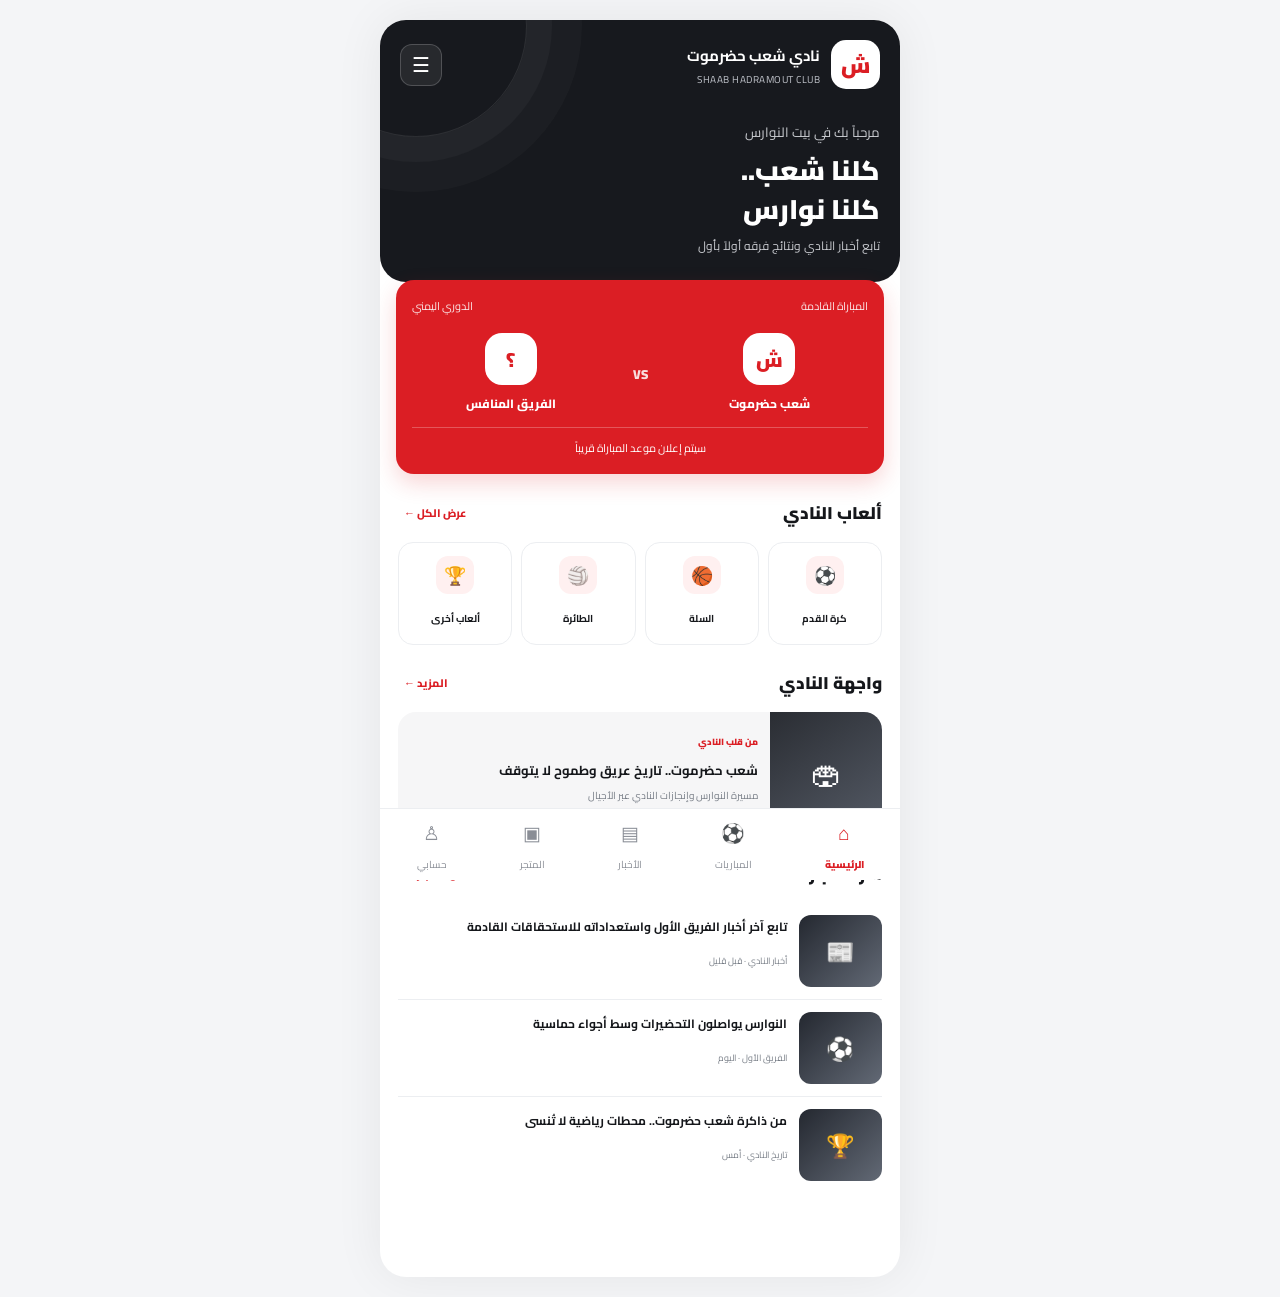
<file: design-preview-2/index.html>
<!doctype html>
<html lang="ar" dir="rtl">
<head>
<meta charset="utf-8"><meta name="viewport" content="width=device-width,initial-scale=1">
<title>نادي شعب حضرموت | معاينة التصميم 2</title>
<link href="https://fonts.googleapis.com/css2?family=Cairo:wght@400;500;600;700;800;900&display=swap" rel="stylesheet">
<style>
:root{--red:#db1e24;--ink:#15171b;--muted:#777d86;--line:#eceef1;--bg:#f4f5f7}
*{box-sizing:border-box}body{margin:0;background:var(--bg);font-family:Cairo,Arial,sans-serif;color:var(--ink)}button{font:inherit;cursor:pointer}.phone{max-width:520px;margin:auto;min-height:100vh;background:#fff;box-shadow:0 0 50px #1111;position:relative;padding-bottom:84px}
.top{background:#17191e;color:white;padding:20px 20px 25px;border-radius:0 0 26px 26px;position:relative;overflow:hidden}.top:after{content:"";position:absolute;width:220px;height:220px;border:1px solid #ffffff18;border-radius:50%;left:-75px;top:-105px;box-shadow:0 0 0 25px #ffffff08,0 0 0 55px #ffffff06}
.bar{display:flex;align-items:center;justify-content:space-between;position:relative;z-index:1}.brand{display:flex;gap:11px;align-items:center}.crest{width:49px;height:49px;border-radius:15px;background:#fff;display:grid;place-items:center;color:var(--red);font-weight:900;font-size:22px;border:2px solid #ffffff55}.brand small{display:block;color:#bfc2c9;font-size:10px;letter-spacing:.5px}.brand b{font-size:15px}.menu{border:1px solid #ffffff30;color:#fff;background:#ffffff12;border-radius:12px;width:42px;height:42px;font-size:20px}
.welcome{margin-top:27px;position:relative;z-index:1}.welcome small{color:#c9cbd0}.welcome h1{font-size:27px;line-height:1.45;margin:5px 0;font-weight:900}.welcome p{font-size:12px;color:#c9cbd0;margin:0}
.match{margin:-1px 16px 0;transform:translateY(-1px);background:var(--red);color:white;border-radius:18px;padding:16px;box-shadow:0 9px 22px #db1e2430}.matchhead{display:flex;justify-content:space-between;font-size:11px;opacity:.9}.teams{display:flex;align-items:center;justify-content:space-around;text-align:center;margin:17px 0 12px}.team{width:33%;font-size:12px;font-weight:800}.badge{width:52px;height:52px;background:#fff;color:var(--red);border-radius:17px;display:grid;place-items:center;font-size:20px;font-weight:900;margin:0 auto 7px}.vs{font-size:13px;font-weight:900;opacity:.85}.matchfoot{text-align:center;border-top:1px solid #ffffff40;padding-top:10px;font-size:11px}
.section{padding:22px 18px 0}.heading{display:flex;align-items:center;justify-content:space-between;margin-bottom:13px}.heading h2{font-size:17px;margin:0;font-weight:900}.more{color:var(--red);font-size:11px;font-weight:800;border:0;background:none}
.sports{display:grid;grid-template-columns:repeat(4,1fr);gap:9px}.sport{border:1px solid var(--line);border-radius:15px;padding:13px 5px;text-align:center;background:#fff}.sport i{display:grid;place-items:center;width:38px;height:38px;margin:0 auto 7px;border-radius:12px;background:#fff0f0;color:var(--red);font-style:normal;font-size:18px}.sport b{font-size:10px}
.feature{background:#f6f6f7;border-radius:18px;overflow:hidden;display:grid;grid-template-columns:112px 1fr;min-height:124px}.featurepic{background:linear-gradient(145deg,#2a2d33,#555b66);display:grid;place-items:center;color:white;font-size:31px}.featuretext{padding:12px}.tag{font-size:9px;color:var(--red);font-weight:900}.featuretext h3{font-size:13px;line-height:1.7;margin:5px 0}.featuretext p{font-size:10px;color:var(--muted);margin:0}
.news{display:flex;gap:12px;padding:12px 0;border-bottom:1px solid var(--line)}.news:last-child{border:0}.thumb{width:83px;height:72px;flex-shrink:0;border-radius:12px;background:linear-gradient(135deg,#242830,#626975);display:grid;place-items:center;color:#fff;font-size:23px}.news h3{font-size:12px;line-height:1.7;margin:2px 0 5px}.news small{color:var(--muted);font-size:9px}
.bottom{position:fixed;bottom:0;left:50%;transform:translateX(-50%);width:min(520px,100%);height:72px;background:#fff;border-top:1px solid var(--line);display:flex;justify-content:space-around;align-items:center;z-index:5}.nav{border:0;background:none;color:#8a8e96;font-size:10px;display:grid;gap:4px;justify-items:center}.nav span{font-size:19px}.nav.active{color:var(--red);font-weight:900}
.toast{position:fixed;bottom:88px;left:50%;transform:translateX(-50%);background:#17191e;color:#fff;padding:10px 16px;border-radius:12px;font-size:12px;opacity:0;pointer-events:none;transition:.2s;z-index:9}.toast.show{opacity:1}
@media(min-width:600px){body{padding:20px 0}.phone{border-radius:26px;overflow:hidden}.bottom{bottom:20px;border-radius:0 0 26px 26px}}
</style></head>
<body><main class="phone">
<header class="top"><div class="bar"><div class="brand"><div class="crest">ش</div><div><b>نادي شعب حضرموت</b><small>SHAAB HADRAMOUT CLUB</small></div></div><button class="menu" onclick="notify('القائمة الرئيسية')">☰</button></div>
<div class="welcome"><small>مرحباً بك في بيت النوارس</small><h1>كلنا شعب..<br>كلنا نوارس</h1><p>تابع أخبار النادي ونتائج فرقه أولاً بأول</p></div></header>
<section class="match"><div class="matchhead"><span>المباراة القادمة</span><span>الدوري اليمني</span></div><div class="teams"><div class="team"><div class="badge">ش</div>شعب حضرموت</div><div class="vs">VS</div><div class="team"><div class="badge">؟</div>الفريق المنافس</div></div><div class="matchfoot">سيتم إعلان موعد المباراة قريباً</div></section>
<section class="section"><div class="heading"><h2>ألعاب النادي</h2><button class="more" onclick="notify('عرض جميع الألعاب')">عرض الكل ←</button></div><div class="sports">
<div class="sport" onclick="notify('كرة القدم')"><i>⚽</i><b>كرة القدم</b></div><div class="sport" onclick="notify('كرة السلة')"><i>🏀</i><b>السلة</b></div><div class="sport" onclick="notify('كرة الطائرة')"><i>🏐</i><b>الطائرة</b></div><div class="sport" onclick="notify('ألعاب أخرى')"><i>🏆</i><b>ألعاب أخرى</b></div></div></section>
<section class="section"><div class="heading"><h2>واجهة النادي</h2><button class="more" onclick="notify('المزيد من أخبار النادي')">المزيد ←</button></div><div class="feature"><div class="featurepic">🏟</div><div class="featuretext"><span class="tag">من قلب النادي</span><h3>شعب حضرموت.. تاريخ عريق وطموح لا يتوقف</h3><p>مسيرة النوارس وإنجازات النادي عبر الأجيال</p></div></div></section>
<section class="section"><div class="heading"><h2>آخر الأخبار</h2><button class="more" onclick="notify('جميع الأخبار')">كل الأخبار ←</button></div>
<div class="news"><div class="thumb">📰</div><div><h3>تابع آخر أخبار الفريق الأول واستعداداته للاستحقاقات القادمة</h3><small>أخبار النادي · قبل قليل</small></div></div>
<div class="news"><div class="thumb">⚽</div><div><h3>النوارس يواصلون التحضيرات وسط أجواء حماسية</h3><small>الفريق الأول · اليوم</small></div></div>
<div class="news"><div class="thumb">🏆</div><div><h3>من ذاكرة شعب حضرموت.. محطات رياضية لا تُنسى</h3><small>تاريخ النادي · أمس</small></div></div></section>
<nav class="bottom"><button class="nav active" onclick="notify('الرئيسية')"><span>⌂</span>الرئيسية</button><button class="nav" onclick="notify('المباريات')"><span>⚽</span>المباريات</button><button class="nav" onclick="notify('الأخبار')"><span>▤</span>الأخبار</button><button class="nav" onclick="notify('المتجر')"><span>▣</span>المتجر</button><button class="nav" onclick="notify('حسابي')"><span>♙</span>حسابي</button></nav>
<div id="toast" class="toast"></div></main><script>let t;function notify(s){let e=document.getElementById('toast');e.textContent=s+' — نموذج معاينة';e.classList.add('show');clearTimeout(t);t=setTimeout(()=>e.classList.remove('show'),1800)}</script></body></html>
</file>
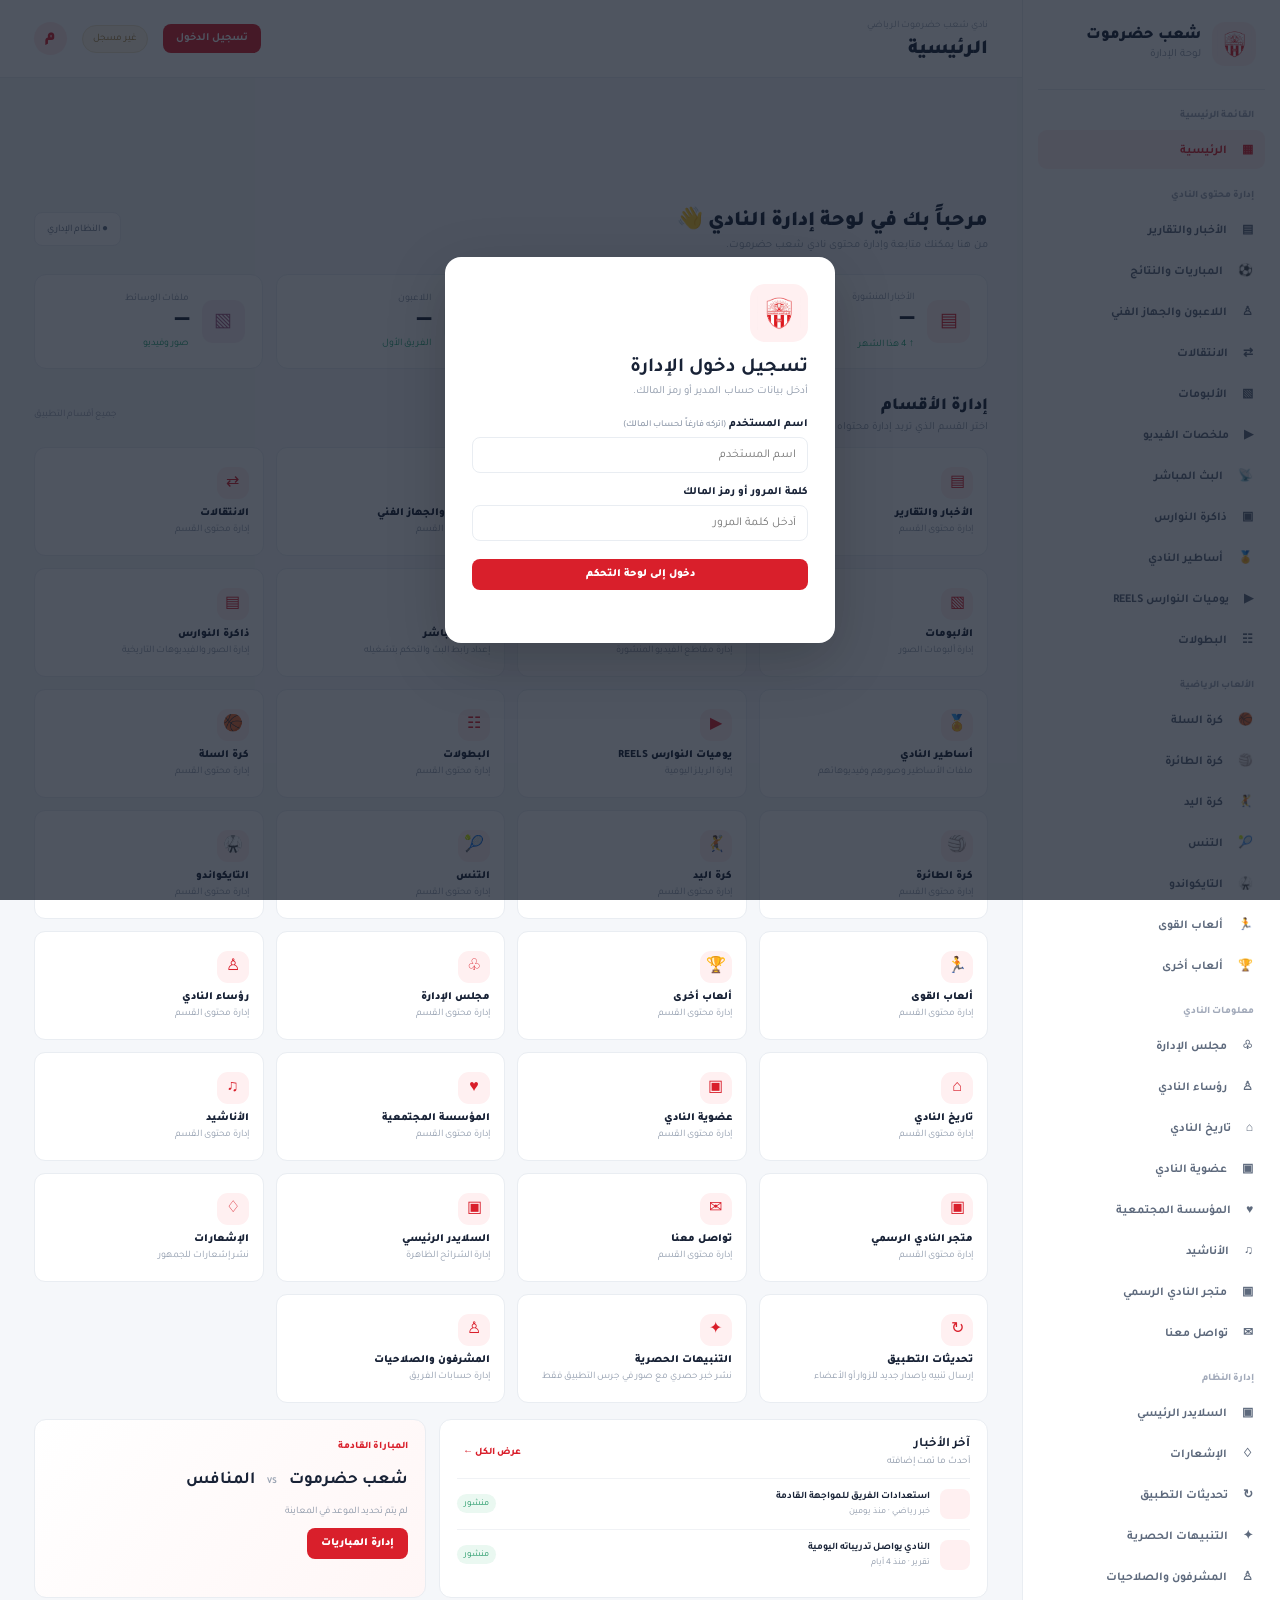
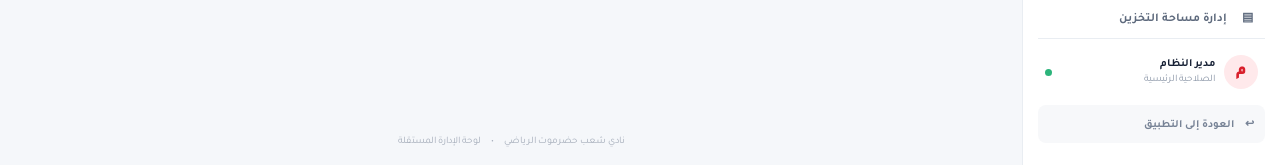
<file: app/src/main/assets/admin/index.html>
<!doctype html>
<html lang="ar" dir="rtl"><head><meta charset="utf-8"><meta name="viewport" content="width=device-width,initial-scale=1"><meta name="theme-color" content="#d91f2b"><title>لوحة إدارة نادي شعب حضرموت</title><link rel="preconnect" href="https://fonts.googleapis.com"><link href="https://fonts.googleapis.com/css2?family=Tajawal:wght@400;500;600;700;800;900&display=swap" rel="stylesheet"><link rel="stylesheet" href="admin.css"></head>
<body><div class="shell"><aside class="sidebar" id="sidebar"><div class="brand"><div class="logo"><img src="../images/logo.png" alt=""></div><div><b>شعب حضرموت</b><small>لوحة الإدارة</small></div></div><label>القائمة الرئيسية</label><button class="nav active" data-view="overview">▦　 الرئيسية</button><label>إدارة محتوى النادي</label>
<button class="nav" data-view="news">▤　 الأخبار والتقارير</button><button class="nav" data-view="matches">⚽　 المباريات والنتائج</button><button class="nav" data-view="players">♙　 اللاعبون والجهاز الفني</button><button class="nav" data-view="transfers">⇄　 الانتقالات</button><button class="nav" data-view="media">▧　 الألبومات</button><button class="nav" data-view="videoHighlights">▶　 ملخصات الفيديو</button><button class="nav" data-view="live">📡　 البث المباشر</button><button class="nav" data-view="archive">▣　 ذاكرة النوارس</button><button class="nav" data-view="legends">🏅　 أساطير النادي</button><button class="nav" data-view="reels">▶　 يوميات النوارس REELS</button><button class="nav" data-view="standings">☷　 البطولات</button>
<label>الألعاب الرياضية</label><button class="nav" data-view="basketball">🏀　 كرة السلة</button><button class="nav" data-view="volleyball">🏐　 كرة الطائرة</button><button class="nav" data-view="handball">🤾　 كرة اليد</button><button class="nav" data-view="tennis">🎾　 التنس</button><button class="nav" data-view="taekwondo">🥋　 التايكواندو</button><button class="nav" data-view="athletics">🏃　 ألعاب القوى</button><button class="nav" data-view="otherSports">🏆　 ألعاب أخرى</button>
<label>معلومات النادي</label><button class="nav" data-view="board">♧　 مجلس الإدارة</button><button class="nav" data-view="presidents">♙　 رؤساء النادي</button><button class="nav" data-view="history">⌂　 تاريخ النادي</button><button class="nav" data-view="membership">▣　 عضوية النادي</button><button class="nav" data-view="foundation">♥　 المؤسسة المجتمعية</button><button class="nav" data-view="anthem">♫　 الأناشيد</button><button class="nav" data-view="store">▣　 متجر النادي الرسمي</button><button class="nav" data-view="contact">✉　 تواصل معنا</button><label>إدارة النظام</label><button class="nav" data-view="carousel">▣　 السلايدر الرئيسي</button><button class="nav" data-view="notifications">♢　 الإشعارات</button><button class="nav" data-view="appUpdates">↻　 تحديثات التطبيق</button><button class="nav" data-view="exclusiveAlerts">✦　 التنبيهات الحصرية</button><button class="nav" data-view="admins">♙　 المشرفون والصلاحيات</button><button class="nav" data-view="storage">▤　 إدارة مساحة التخزين</button><div class="side-bottom"><div class="user"><span>م</span><div><b>مدير النظام</b><small>الصلاحية الرئيسية</small></div><i></i></div><a href="../index.html">↩　العودة إلى التطبيق</a></div></aside>
<main><header><div class="heading"><button id="menu" class="menu">☰</button><div><small>نادي شعب حضرموت الرياضي</small><h1 id="pageTitle">الرئيسية</h1></div></div><div class="head-actions"><button id="loginAction" class="login-action">تسجيل الدخول</button><span class="preview" id="userLabel">غير مسجل</span><span class="profile" id="profileInitial">م</span></div></header><div class="content">
<section id="overview" class="view active"><div class="welcome"><div><h2>مرحباً بك في لوحة إدارة النادي 👋</h2><p>من هنا يمكنك متابعة وإدارة محتوى نادي شعب حضرموت.</p></div><span>● النظام الإداري</span></div><div class="stats"><article><i>▤</i><div><small>الأخبار المنشورة</small><strong id="statNews">—</strong><em>↑ 4 هذا الشهر</em></div></article><article><i class="blue">⚽</i><div><small>المباريات</small><strong id="statMatches">—</strong><em>موسم 2026</em></div></article><article><i class="green">♙</i><div><small>اللاعبون</small><strong id="statPlayers">—</strong><em>الفريق الأول</em></div></article><article><i class="pink">▧</i><div><small>ملفات الوسائط</small><strong id="statMedia">—</strong><em>صور وفيديو</em></div></article></div><div class="section-title"><div><h3>إدارة الأقسام</h3><p>اختر القسم الذي تريد إدارة محتواه</p></div><small>جميع أقسام التطبيق</small></div><div class="quick"><button data-view="news"><i>▤</i><b>الأخبار والتقارير</b><small>إدارة محتوى القسم</small></button><button data-view="matches"><i>⚽</i><b>المباريات والنتائج</b><small>إدارة محتوى القسم</small></button><button data-view="players"><i>♙</i><b>اللاعبون والجهاز الفني</b><small>إدارة محتوى القسم</small></button><button data-view="transfers"><i>⇄</i><b>الانتقالات</b><small>إدارة محتوى القسم</small></button><button data-view="media"><i>▧</i><b>الألبومات</b><small>إدارة ألبومات الصور</small></button><button data-view="videoHighlights"><i>▶</i><b>ملخصات الفيديو</b><small>إدارة مقاطع الفيديو المنشورة</small></button><button data-view="live"><i>📡</i><b>البث المباشر</b><small>إعداد رابط البث والتحكم بتشغيله</small></button><button data-view="archive"><i>▤</i><b>ذاكرة النوارس</b><small>إدارة الصور والفيديوهات التاريخية</small></button><button data-view="legends"><i>🏅</i><b>أساطير النادي</b><small>ملفات الأساطير وصورهم وفيديوهاتهم</small></button><button data-view="reels"><i>▶</i><b>يوميات النوارس REELS</b><small>إدارة الريلز اليومية</small></button><button data-view="standings"><i>☷</i><b>البطولات</b><small>إدارة محتوى القسم</small></button><button data-view="basketball"><i>🏀</i><b>كرة السلة</b><small>إدارة محتوى القسم</small></button><button data-view="volleyball"><i>🏐</i><b>كرة الطائرة</b><small>إدارة محتوى القسم</small></button><button data-view="handball"><i>🤾</i><b>كرة اليد</b><small>إدارة محتوى القسم</small></button><button data-view="tennis"><i>🎾</i><b>التنس</b><small>إدارة محتوى القسم</small></button><button data-view="taekwondo"><i>🥋</i><b>التايكواندو</b><small>إدارة محتوى القسم</small></button><button data-view="athletics"><i>🏃</i><b>ألعاب القوى</b><small>إدارة محتوى القسم</small></button><button data-view="otherSports"><i>🏆</i><b>ألعاب أخرى</b><small>إدارة محتوى القسم</small></button><button data-view="board"><i>♧</i><b>مجلس الإدارة</b><small>إدارة محتوى القسم</small></button><button data-view="presidents"><i>♙</i><b>رؤساء النادي</b><small>إدارة محتوى القسم</small></button><button data-view="history"><i>⌂</i><b>تاريخ النادي</b><small>إدارة محتوى القسم</small></button><button data-view="membership"><i>▣</i><b>عضوية النادي</b><small>إدارة محتوى القسم</small></button><button data-view="foundation"><i>♥</i><b>المؤسسة المجتمعية</b><small>إدارة محتوى القسم</small></button><button data-view="anthem"><i>♫</i><b>الأناشيد</b><small>إدارة محتوى القسم</small></button><button data-view="store"><i>▣</i><b>متجر النادي الرسمي</b><small>إدارة محتوى القسم</small></button><button data-view="contact"><i>✉</i><b>تواصل معنا</b><small>إدارة محتوى القسم</small></button><button data-view="carousel"><i>▣</i><b>السلايدر الرئيسي</b><small>إدارة الشرائح الظاهرة</small></button><button data-view="notifications"><i>♢</i><b>الإشعارات</b><small>نشر إشعارات للجمهور</small></button><button data-view="appUpdates"><i>↻</i><b>تحديثات التطبيق</b><small>إرسال تنبيه بإصدار جديد للزوار أو الأعضاء</small></button><button data-view="exclusiveAlerts"><i>✦</i><b>التنبيهات الحصرية</b><small>نشر خبر حصري مع صور في جرس التطبيق فقط</small></button><button data-view="admins"><i>♙</i><b>المشرفون والصلاحيات</b><small>إدارة حسابات الفريق</small></button></div><div class="lower"><article class="panel"><div class="panel-head"><div><b>آخر الأخبار</b><small>أحدث ما تمت إضافته</small></div><button data-view="news">عرض الكل ←</button></div><div class="activity"><span></span><div><b>استعدادات الفريق للمواجهة القادمة</b><small>خبر رياضي · منذ يومين</small></div><em>منشور</em></div><div class="activity"><span></span><div><b>النادي يواصل تدريباته اليومية</b><small>تقرير · منذ 4 أيام</small></div><em>منشور</em></div></article><article class="panel next"><small>المباراة القادمة</small><h3>شعب حضرموت <i>VS</i> المنافس</h3><p>لم يتم تحديد الموعد في المعاينة</p><button data-view="matches">إدارة المباريات</button></article></div></section>
<section id="generic" class="view"><div class="section-title generic-title"><div><h2 id="sectionName">الأخبار والتقارير</h2><p id="sectionDesc">إدارة محتوى هذا القسم والتحكم بما يظهر في التطبيق.</p></div><button class="add" id="add">＋ إضافة جديد</button></div><div class="notice" id="sectionNotice"><b>إدارة محتوى القسم</b><p>يتم تحميل المحتوى من قاعدة بيانات النادي مباشرة.</p></div><div class="notice tournament-tools" id="tournamentTools" hidden><b>إدارة البطولات</b><div class="tournament-controls"><select id="tournamentSelect" aria-label="اختر البطولة"></select><button type="button" class="add" id="createTournament">＋ إنشاء بطولة</button><button type="button" class="cancel-btn" id="renameTournament">تعديل الاسم</button></div><small>اختر بطولة لإدارة جدول ترتيب فرقها، أو أنشئ بطولة جديدة باسمها.</small></div><div class="tools"><input id="search" placeholder="⌕　 ابحث في محتويات القسم..."><button id="filter">☷ تصفية</button></div><div class="table"><div class="table-head"><b id="tableName">قائمة المحتوى</b><small id="recordCount">جارٍ التحميل...</small></div><div class="records-wrap" id="recordsWrap"><div class="empty" id="emptyState">جارٍ تحميل البيانات...</div></div></div></section>
<section id="storage" class="view">
  <div class="section-title generic-title">
    <div><h2>إدارة مساحة التخزين</h2><p>متابعة الاستخدام الفعلي لمساحة Cloudflare R2 المجانية.</p></div>
    <button class="add" id="refreshStorage" type="button">↻ تحديث البيانات</button>
  </div>
  <div class="notice"><b>الخطة المجانية في R2</b><p>تشمل 10 جيجابايت-شهر من التخزين المجاني. الأرقام أدناه لقطة لحجم الملفات المخزنة حالياً؛ الفوترة تعتمد على متوسط التخزين خلال الشهر، وليست رصيداً يتجدد.</p></div>
  <div class="storage-overview">
    <article class="storage-main-card">
      <div class="storage-card-label">حجم الملفات المخزنة حالياً</div>
      <div class="storage-total"><strong id="storageUsed">—</strong><span>/ 10 GB مجانية شهرياً</span></div>
      <div class="storage-meter"><span id="storageMeter"></span></div>
      <div class="storage-meter-labels"><span id="storagePercent">جارٍ القياس...</span><span id="storageRemaining">—</span></div>
      <small id="storageStatus" class="storage-status">يتم حساب حجم الملفات من مساحة R2...</small>
    </article>
    <article class="storage-stat-card"><span>عدد الملفات</span><strong id="storageObjects">—</strong><small>ملفات وصور وفيديوهات</small></article>
    <article class="storage-stat-card"><span>آخر تحديث</span><strong id="storageUpdated">—</strong><small>وقت قراءة مساحة التخزين</small></article>
  </div>
  <div class="storage-overview storage-database-overview">
    <article class="storage-stat-card"><span>مساحة قاعدة البيانات D1</span><strong id="storageD1Used">جارٍ القياس...</strong><small>الحجم الفعلي لقاعدة بيانات النادي</small></article>
    <article class="storage-stat-card"><span>الإجمالي المستهلك R2 + D1</span><strong id="storageCombinedUsed">جارٍ الحساب...</strong><small>مجموع مساحة الملفات وقاعدة البيانات</small></article>
  </div>
  <div class="storage-overview storage-database-overview">
    <article class="storage-stat-card storage-remaining-card"><span>المساحة المتبقية من الإجمالي</span><strong id="storageCombinedRemaining">جارٍ الحساب...</strong><small>من سعة 10 GB بعد خصم إجمالي R2 + D1</small></article>
  </div>
  <div class="notice storage-note"><b>ملاحظات مهمة</b><p>المشاهدة والتنزيل لا يضيفان حجماً إلى التخزين. حذف المحتوى يستعيد المساحة فقط بعد حذف ملفه فعلياً من R2. إذا زاد عدد الملفات كثيراً، سيحسب النظام الملفات على دفعات حتى يكتمل الإجمالي.</p></div>
</section></div><footer>نادي شعب حضرموت الرياضي　•　لوحة الإدارة المستقلة</footer></main></div><div class="modal-bg" id="modal"><div class="modal editor-modal"><button id="close" type="button">×</button><i>＋</i><h3 id="modalTitle">إضافة محتوى</h3><form id="editorForm"><div id="formFields"></div><div class="modal-actions"><button class="add" id="saveItem" type="submit">حفظ البيانات</button><button class="cancel-btn" id="cancelEditor" type="button">إلغاء</button></div></form></div></div>
<div class="login-overlay" id="loginOverlay"><div class="login-card"><div class="login-logo"><img src="../images/logo.png" alt=""></div><h2>تسجيل دخول الإدارة</h2><p>أدخل بيانات حساب المدير أو رمز المالك.</p><form id="loginForm"><label>اسم المستخدم <small>(اتركه فارغاً لحساب المالك)</small></label><input id="loginUsername" autocomplete="username" placeholder="اسم المستخدم"><label>كلمة المرور أو رمز المالك</label><input id="loginPassword" type="password" autocomplete="current-password" required placeholder="أدخل كلمة المرور"><button class="add" type="submit">دخول إلى لوحة التحكم</button><p id="loginError" class="login-error"></p></form></div></div><div id="toast"></div><script src="admin.js?v=sports-news-admin-20261128a"></script></body></html>
</file>
<file: app/src/main/assets/admin/admin.css>
:root{--red:#d91f2b;--ink:#182236;--muted:#8b96a7;--line:#e9edf2;--bg:#f5f7fa}*{box-sizing:border-box}body{margin:0;background:var(--bg);color:var(--ink);font-family:Tajawal,Arial,sans-serif}button,input{font:inherit}button{cursor:pointer}.shell{display:flex;min-height:100vh}.sidebar{width:258px;flex:none;background:#fff;border-left:1px solid var(--line);padding:22px 15px;display:flex;flex-direction:column}.brand{display:flex;align-items:center;gap:11px;padding:0 9px 23px;border-bottom:1px solid var(--line)}.logo{width:44px;height:44px;background:#fff1f2;border-radius:13px;display:grid;place-items:center}.logo img{width:35px;height:35px;object-fit:contain}.brand b,.brand small{display:block}.brand b{font-size:16px;font-weight:900}.brand small{font-size:11px;color:var(--muted);margin-top:2px}.sidebar label{font-size:10px;color:#a2aaba;font-weight:800;padding:20px 11px 7px}.nav{border:0;background:transparent;text-align:right;color:#5e6a7d;border-radius:9px;padding:11px 12px;font-size:12px;font-weight:700;margin:1px 0}.nav:hover,.nav.active{background:#fff0f1;color:var(--red)}.side-bottom{margin-top:auto}.user{border-top:1px solid var(--line);padding:16px 7px;display:flex;align-items:center;gap:9px}.user>span,.profile{width:34px;height:34px;border-radius:50%;display:grid;place-items:center;background:#ffe9eb;color:var(--red);font-weight:900}.user b,.user small{display:block}.user b{font-size:11px}.user small{font-size:10px;color:var(--muted);margin-top:3px}.user i{width:7px;height:7px;background:#2cb47b;border-radius:50%;margin-right:auto}.side-bottom a{display:block;background:#f7f8fa;color:#778396;text-decoration:none;border-radius:8px;padding:11px;font-size:11px;font-weight:700}main{flex:1;min-width:0;display:flex;flex-direction:column}header{height:78px;background:white;border-bottom:1px solid var(--line);display:flex;align-items:center;justify-content:space-between;padding:0 34px}.heading{display:flex;align-items:center;gap:12px}.heading small{font-size:10px;color:#9aa4b3}.heading h1{font-size:20px;margin:3px 0 0;font-weight:900}.head-actions{display:flex;align-items:center;gap:15px}.preview{font-size:10px;color:#a17a30;background:#fff8e9;border:1px solid #f1e6cb;padding:7px 10px;border-radius:20px}.profile{width:33px;height:33px}.menu{display:none;border:0;background:#fff0f1;color:var(--red);padding:8px;border-radius:8px}.content{width:100%;max-width:1450px;margin:auto;padding:27px 34px 35px}.view{display:none}.view.active{display:block}.welcome{display:flex;justify-content:space-between;align-items:center;margin-bottom:22px}.welcome h2{font-size:21px;margin:0 0 5px;font-weight:900}.welcome p,.section-title p{font-size:11px;color:var(--muted);margin:0}.welcome>span{font-size:10px;color:#637186;background:#fff;border:1px solid var(--line);padding:9px 12px;border-radius:8px}.stats{display:grid;grid-template-columns:repeat(4,1fr);gap:13px}.stats article{background:#fff;border:1px solid var(--line);border-radius:12px;padding:17px;display:flex;align-items:center;gap:13px}.stats i,.quick i{font-style:normal;width:43px;height:43px;border-radius:11px;display:grid;place-items:center;background:#fff0f1;color:var(--red);font-size:19px}.stats i.blue{background:#edf2fa;color:#405b83}.stats i.green{background:#edf6f2;color:#4b9179}.stats i.pink{background:#f9eff5;color:#a45b85}.stats small,.stats em{display:block;font-size:10px;color:var(--muted);font-style:normal}.stats strong{display:block;font-size:24px;font-weight:900;margin:2px 0}.stats em{color:#20a574}.section-title{display:flex;justify-content:space-between;align-items:center;margin:28px 0 13px}.section-title h3,.section-title h2{font-size:17px;margin:0 0 4px;font-weight:900}.section-title>small{font-size:10px;color:#9ba5b3}.quick{display:grid;grid-template-columns:repeat(4,1fr);gap:12px}.quick button{position:relative;text-align:right;background:#fff;border:1px solid var(--line);border-radius:11px;padding:14px;min-height:109px;color:var(--ink);transition:.2s}.quick button:hover{border-color:#efb8bd;transform:translateY(-2px)}.quick i{width:32px;height:32px;font-size:16px;margin-bottom:8px}.quick b,.quick small{display:block}.quick b{font-size:11px;font-weight:900}.quick small{font-size:10px;color:#929dae;margin-top:4px}.lower{display:grid;grid-template-columns:1.4fr 1fr;gap:13px;margin-top:16px}.panel{background:#fff;border:1px solid var(--line);border-radius:12px;padding:17px}.panel-head{display:flex;justify-content:space-between;align-items:center;margin-bottom:10px}.panel-head b,.panel-head small{display:block}.panel-head b{font-size:13px}.panel-head small{font-size:10px;color:var(--muted);margin-top:3px}.panel-head button{border:0;background:none;color:var(--red);font-size:10px;font-weight:800}.activity{display:flex;align-items:center;gap:10px;padding:10px 0;border-top:1px solid #f0f2f5}.activity>span{width:30px;height:30px;border-radius:8px;background:#fff0f1}.activity b,.activity small{display:block}.activity b{font-size:10px}.activity small{font-size:9px;color:var(--muted);margin-top:3px}.activity em{font-size:9px;font-style:normal;color:#209765;background:#eaf8f1;padding:4px 7px;border-radius:15px;margin-right:auto}.next{background:linear-gradient(130deg,#fff,#fff6f6)}.next>small{color:var(--red);font-size:10px;font-weight:800}.next h3{font-size:17px;margin:15px 0}.next h3 i{font-size:9px;color:#9ca6b5;font-style:normal;padding:0 8px}.next p{font-size:10px;color:var(--muted)}.next button,.add,#ok{border:0;border-radius:8px;background:var(--red);color:white;padding:9px 14px;font-size:11px;font-weight:900}.generic-title{margin:3px 0 19px}.generic-title h2{font-size:20px}.notice{background:#fff9ed;border:1px solid #f2e5c7;border-radius:10px;padding:13px 15px;color:#8b703b;font-size:11px}.notice p{margin:4px 0 0;line-height:1.7;color:#9b8250}.tools{display:flex;gap:9px;margin:14px 0}.tools input{width:min(420px,75%);border:1px solid var(--line);border-radius:8px;padding:10px 13px;outline:0;font-size:11px}.tools button{background:#fff;border:1px solid var(--line);border-radius:8px;color:#6b778a;padding:0 14px;font-size:11px}.table{background:#fff;border:1px solid var(--line);border-radius:11px;overflow:hidden}.table-head{display:flex;justify-content:space-between;padding:16px;border-bottom:1px solid var(--line)}.table-head b{font-size:12px}.table-head small{font-size:10px;color:var(--muted)}.empty{text-align:center;padding:45px 15px;color:#9ba5b3;font-size:11px}footer{text-align:center;color:#a5adba;font-size:10px;padding:0 15px 17px}.modal-bg{display:none;position:fixed;inset:0;background:#111c2d77;align-items:center;justify-content:center;padding:20px}.modal-bg.open{display:flex}.modal{position:relative;background:#fff;border-radius:15px;padding:28px;text-align:center;width:min(100%,340px)}.modal>button:first-child{position:absolute;left:12px;top:8px;background:none;border:0;color:#999;font-size:23px}.modal>i{display:grid;place-items:center;margin:auto;background:#fff0f1;color:var(--red);width:43px;height:43px;border-radius:12px;font-size:23px;font-style:normal}.modal h3{font-size:16px}.modal p{font-size:11px;color:var(--muted);line-height:1.8}.modal #ok{width:100%}#toast{position:fixed;bottom:18px;left:18px;background:#202b3c;color:#fff;padding:10px 15px;border-radius:8px;font-size:11px;opacity:0;transition:.2s}#toast.show{opacity:1}@media(max-width:1050px){.sidebar{width:230px}.content{padding:23px}.quick{grid-template-columns:repeat(3,1fr)}}@media(max-width:720px){.sidebar{position:fixed;z-index:5;right:0;top:0;bottom:0;transform:translateX(105%);transition:.2s;box-shadow:-8px 0 30px #1112}.sidebar.open{transform:translateX(0)}header{height:68px;padding:0 13px}.menu{display:block}.heading h1{font-size:17px}.heading small{font-size:9px}.preview{font-size:9px;padding:6px 8px}.content{padding:19px 13px}.welcome{gap:8px;align-items:flex-start}.welcome h2{font-size:16px}.welcome p{font-size:10px;line-height:1.6}.welcome>span{white-space:nowrap;font-size:9px}.stats{grid-template-columns:repeat(2,1fr);gap:8px}.stats article{padding:11px;gap:8px}.stats i{width:36px;height:36px}.stats strong{font-size:21px}.quick{grid-template-columns:repeat(2,1fr);gap:8px}.quick button{padding:11px;min-height:105px}.quick b{font-size:10px}.lower{grid-template-columns:1fr}.section-title{margin-top:22px}.generic-title h2{font-size:17px}.add{padding:9px 11px;font-size:10px}}
.login-action{border:0;background:var(--red);color:#fff;border-radius:8px;padding:8px 13px;font:700 11px Tajawal,Arial;cursor:pointer}
.login-overlay{display:none;position:fixed;inset:0;z-index:30;background:#101827bb;align-items:center;justify-content:center;padding:18px}
.login-overlay.open{display:flex}.login-card{width:min(100%,390px);background:#fff;border-radius:16px;padding:27px;box-shadow:0 18px 60px #0003;text-align:right}
.login-logo{width:58px;height:58px;background:#fff0f1;border-radius:15px;display:grid;place-items:center;margin-bottom:14px}.login-logo img{width:44px;height:44px;object-fit:contain}
.login-card h2{font-size:20px;margin:0 0 5px}.login-card>p{font-size:11px;color:var(--muted);margin:0 0 20px}
.login-card label{display:block;font-size:11px;font-weight:800;margin:13px 0 6px}.login-card label small{font-weight:500;color:var(--muted)}
.login-card input,.editor-modal input,.editor-modal select,.editor-modal textarea{width:100%;border:1px solid var(--line);border-radius:8px;padding:10px 11px;background:#fff;color:var(--ink);font:12px Tajawal,Arial;outline-color:var(--red)}
.login-card button{width:100%;margin-top:18px}.login-error{color:#c21d2a;font-size:11px;min-height:16px;margin:10px 0 0}
.editor-modal{max-height:90vh;overflow:auto;text-align:right;width:min(100%,560px)}
.editor-modal>i{margin:0 0 12px}.editor-modal h3{margin:0 0 18px}
.form-grid{display:grid;grid-template-columns:repeat(2,minmax(0,1fr));gap:0 12px}.form-field{margin-bottom:12px;min-width:0}.form-field.full{grid-column:1/-1}
.form-field label{display:block;font-size:11px;font-weight:800;margin-bottom:6px}.form-field small{display:block;color:var(--muted);font-size:10px;margin-top:4px}
.editor-modal textarea{min-height:90px;resize:vertical}.editor-modal input[type=file]{padding:8px}
.editor-modal input[type=checkbox]{width:auto;accent-color:var(--red)}.check-field{display:flex;align-items:center;gap:8px;padding:8px 0}
.permission-grid{display:grid;grid-template-columns:repeat(2,minmax(0,1fr));gap:8px;padding:9px;border:1px solid var(--line);border-radius:9px}
.permission-grid label{display:flex;align-items:center;gap:7px;font-size:10px;font-weight:600;margin:0}
.modal-actions{display:flex;gap:9px;margin-top:14px}.modal-actions button{flex:1}
.cancel-btn{border:1px solid var(--line);background:#f7f8fa;color:#657084;border-radius:8px;padding:9px 14px;font:700 11px Tajawal,Arial}
.records-wrap{overflow:auto}.records-table{width:100%;border-collapse:collapse;min-width:600px}.records-table th,.records-table td{padding:12px 10px;border-bottom:1px solid var(--line);font-size:11px;text-align:right}.records-table th{background:#fafbfd;color:#8390a2;font-weight:800}.records-table td{color:#344155}
.record-actions{display:flex;gap:6px}.record-actions button{border:0;border-radius:6px;padding:6px 9px;font:700 10px Tajawal,Arial}.edit-record{background:#fff0f1;color:var(--red)}.delete-record{background:#fff0f0;color:#b4232b}
.record-status{display:inline-block;border-radius:15px;padding:4px 8px;background:#eaf7f0;color:#26835c;font-size:9px}.record-status.off{background:#f1f2f5;color:#7a8492}
.notice.error{background:#fff0f1;border-color:#f4c4c8;color:#a51e28}.notice.success{background:#eff9f3;border-color:#cdebd9;color:#26764e}
@media(max-width:600px){.form-grid{grid-template-columns:1fr}.form-field.full{grid-column:auto}.editor-modal{padding:20px}.head-actions{gap:7px}.login-action{padding:7px 9px}}

.tournament-tools{margin:12px 0;padding:14px}.tournament-controls{display:flex;gap:8px;align-items:center;flex-wrap:wrap;margin:10px 0}.tournament-controls select{min-width:180px;flex:1;padding:10px;border:1px solid var(--line);border-radius:10px;font:700 13px Tajawal;background:#fff;color:#263246}.tournament-tools small{color:var(--muted)}

/* Reel groups and nested story editor */
.reel-groups-list{display:grid;gap:12px;padding:4px}
.reel-group-card{display:flex;align-items:center;justify-content:space-between;gap:12px;padding:15px;background:#fff;border:1px solid var(--line);border-radius:12px;box-shadow:0 3px 12px #17203308}
.reel-group-info{display:grid;gap:5px;min-width:0}.reel-group-info b{font-size:13px;color:var(--ink)}.reel-group-info span{font-size:10px;color:var(--muted)}
.reels-editor{display:grid;gap:12px}.reel-stories-head{display:flex;align-items:center;justify-content:space-between;gap:10px;margin-top:10px}.reel-stories-head b{font-size:13px}
.add-story-btn{border:0;border-radius:8px;background:#c51e2b;color:#fff;padding:9px 12px;font:800 11px Tajawal,Arial;cursor:pointer}
.reel-story-row{display:grid;gap:7px;padding:13px;margin:10px 0;border:1px solid var(--line);border-radius:12px;background:#fafbfd}
.reel-story-row-head{display:flex;justify-content:space-between;align-items:center;gap:8px}.reel-story-row-head b{font-size:11px}
.reel-story-row-head button{border:0;border-radius:6px;background:#fff0f1;color:#b51f2a;padding:6px 9px;font:700 10px Tajawal,Arial;cursor:pointer}
.reel-story-row label{font-size:10px;font-weight:800;margin-top:3px}.reel-story-row textarea{width:100%;border:1px solid var(--line);border-radius:8px;padding:9px;font:11px Tajawal,Arial;resize:vertical}.reel-story-row input[type=file]{font-size:10px}
.reel-story-row small,.reels-editor>small{font-size:10px;color:var(--muted);line-height:1.7}
@media(max-width:600px){.reel-group-card{align-items:flex-start;flex-direction:column}.reel-group-card .record-actions{width:100%}.reel-group-card .record-actions button{flex:1}}

/* Storage usage dashboard */
.storage-overview{display:grid;grid-template-columns:minmax(0,2fr) repeat(2,minmax(150px,1fr));gap:13px;margin:16px 0}
.storage-main-card,.storage-stat-card{background:#fff;border:1px solid var(--line);border-radius:12px;padding:19px;box-shadow:0 3px 12px #17203308}
.storage-card-label,.storage-stat-card>span{display:block;color:var(--muted);font-size:11px;font-weight:800}
.storage-total{display:flex;align-items:baseline;gap:8px;flex-wrap:wrap;margin:10px 0 13px}
.storage-total strong{font-size:30px;font-weight:900;color:var(--ink);direction:ltr}
.storage-total span{font-size:11px;color:var(--muted)}
.storage-meter{height:12px;background:#edf0f4;border-radius:20px;overflow:hidden}
.storage-meter span{display:block;width:0;height:100%;border-radius:20px;background:#20a574;transition:width .25s}
.storage-meter span.over-limit{background:#d92d3a}
.storage-meter-labels{display:flex;justify-content:space-between;gap:8px;margin-top:8px;color:var(--muted);font-size:10px}
.storage-status{display:block;margin-top:13px;color:#64748b;font-size:10px;line-height:1.7}
.storage-stat-card{display:flex;flex-direction:column;justify-content:center;gap:8px}
.storage-stat-card strong{font-size:25px;font-weight:900;color:var(--ink);overflow-wrap:anywhere}
.storage-stat-card small{font-size:10px;color:var(--muted)}
.storage-note{margin-top:14px}
#refreshStorage:disabled{opacity:.55;cursor:wait}
@media(max-width:850px){.storage-overview{grid-template-columns:1fr 1fr}.storage-main-card{grid-column:1/-1}}
@media(max-width:520px){.storage-overview{grid-template-columns:1fr}.storage-main-card{grid-column:auto}.storage-total strong{font-size:25px}}

/* D1 and combined storage figures */
.storage-database-overview{grid-template-columns:repeat(2,minmax(0,1fr))}
.storage-database-overview .storage-stat-card{min-height:112px}
.storage-remaining-card{grid-column:1/-1}
@media(max-width:520px){.storage-database-overview{grid-template-columns:1fr}}

/* Album administration helper text */
#formFields input[type=file][name=photo_files],#formFields input[type=file][name=cover_file]{width:100%}
</file>
